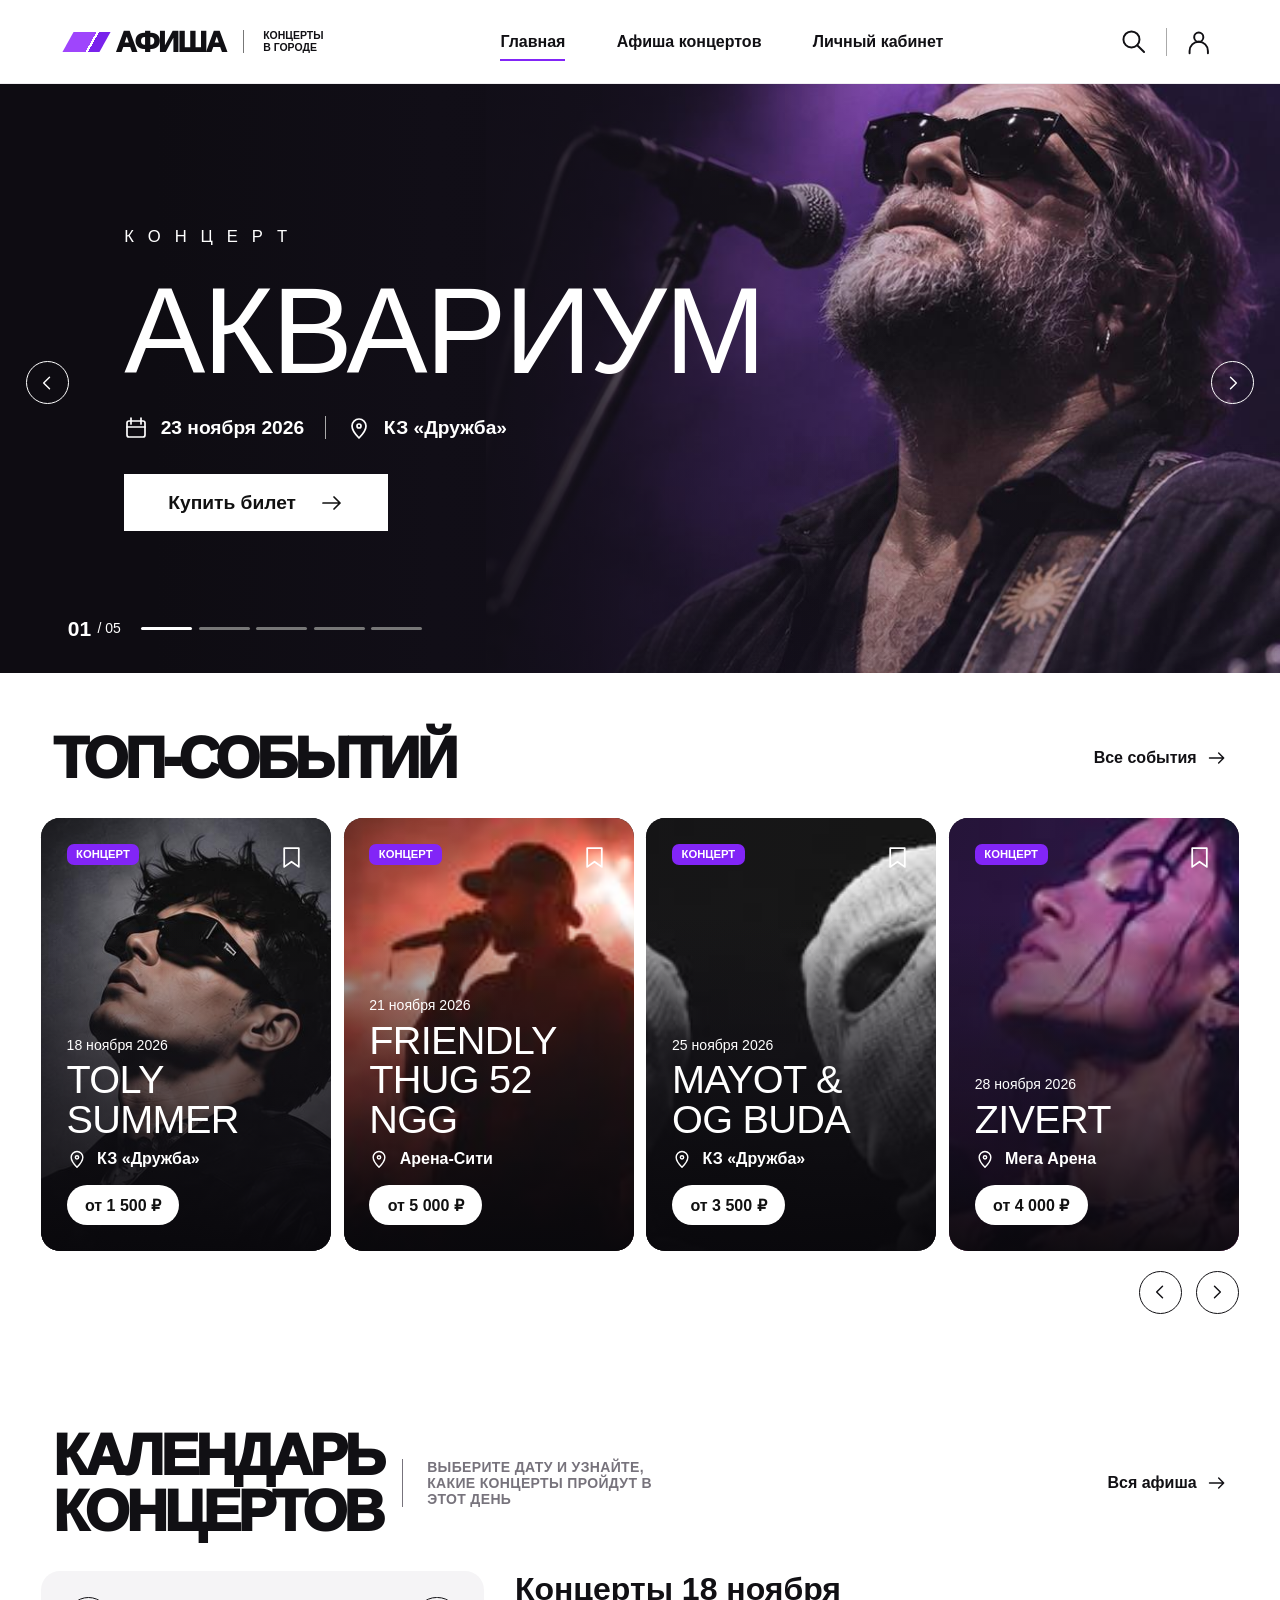
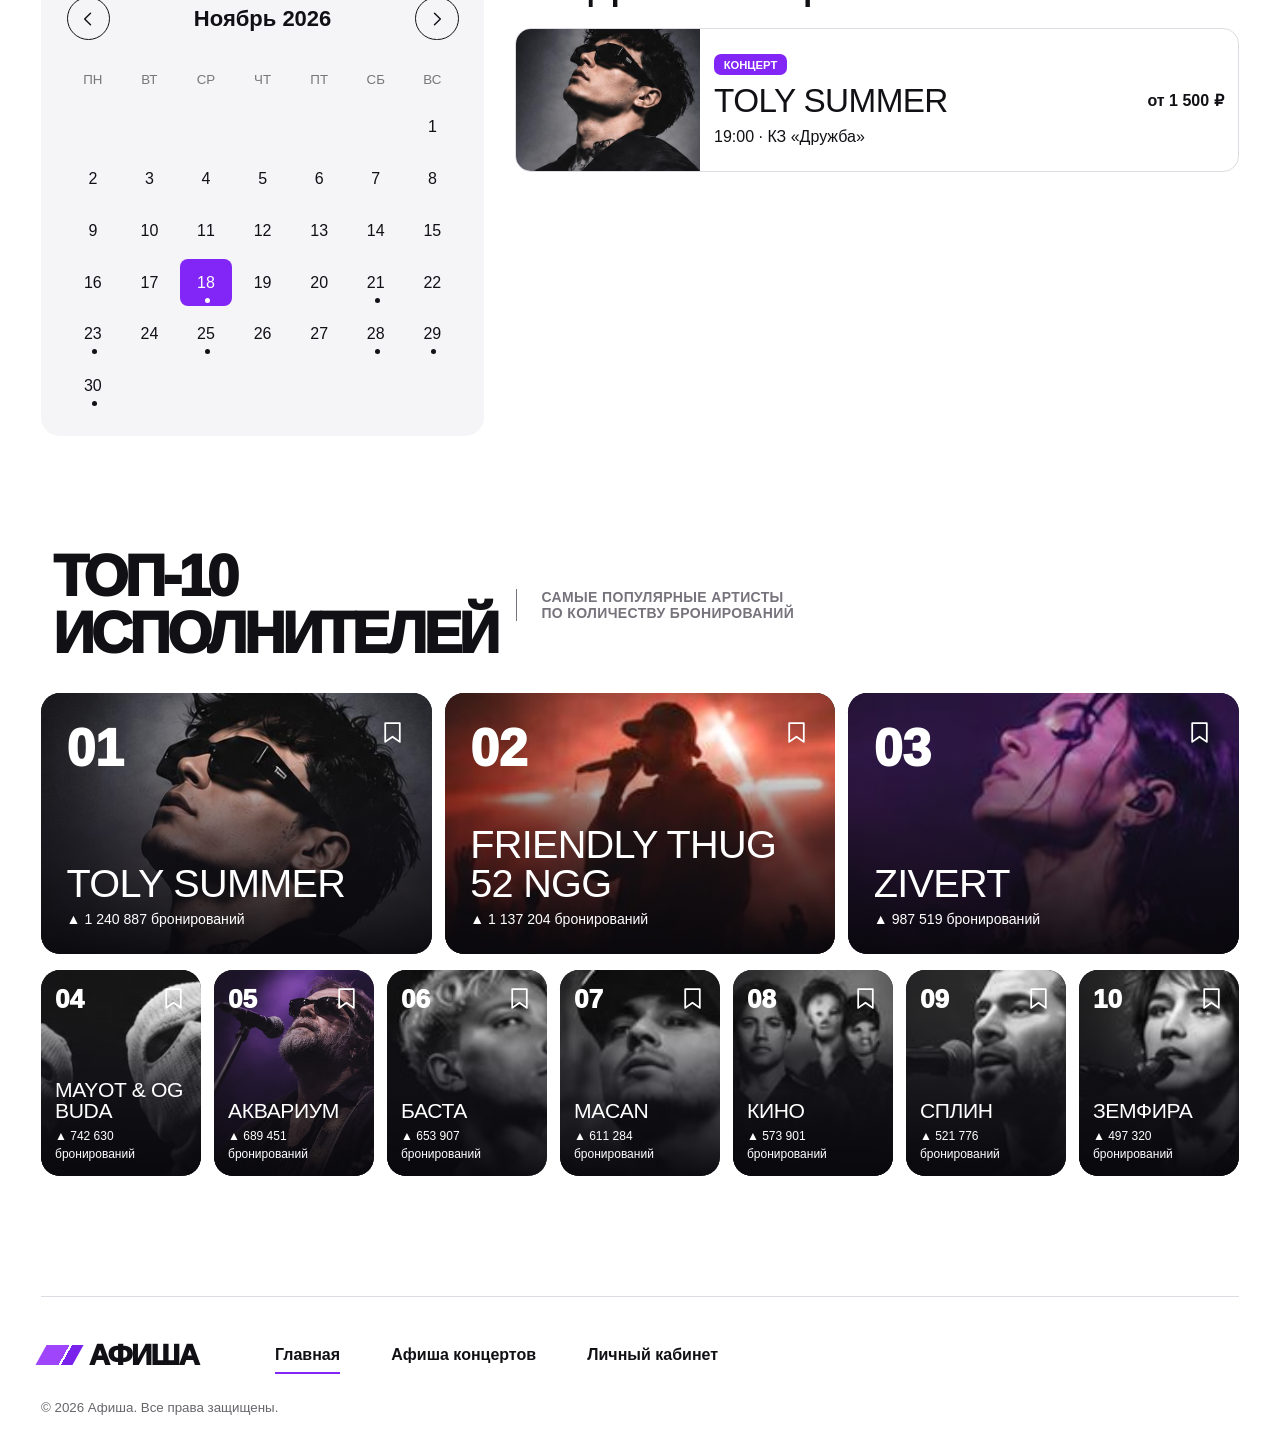
<file: УПАРАИК/index.html>
<!doctype html>
<html lang="ru">
<head>
  <meta charset="utf-8">
  <meta name="viewport" content="width=device-width, initial-scale=1">
  <title>Главная · Афиша</title>
  <link rel="stylesheet" href="style.css?v=3">
  <script src="data.js?v=3" defer></script>
  <script src="app.js?v=3" defer></script>
</head>
<body data-page="home">
  <header id="header"></header>
  <main id="main"></main>
  <footer id="footer"></footer>
  <dialog id="panel" aria-labelledby="panel-title"></dialog>
</body>
</html>
</file>
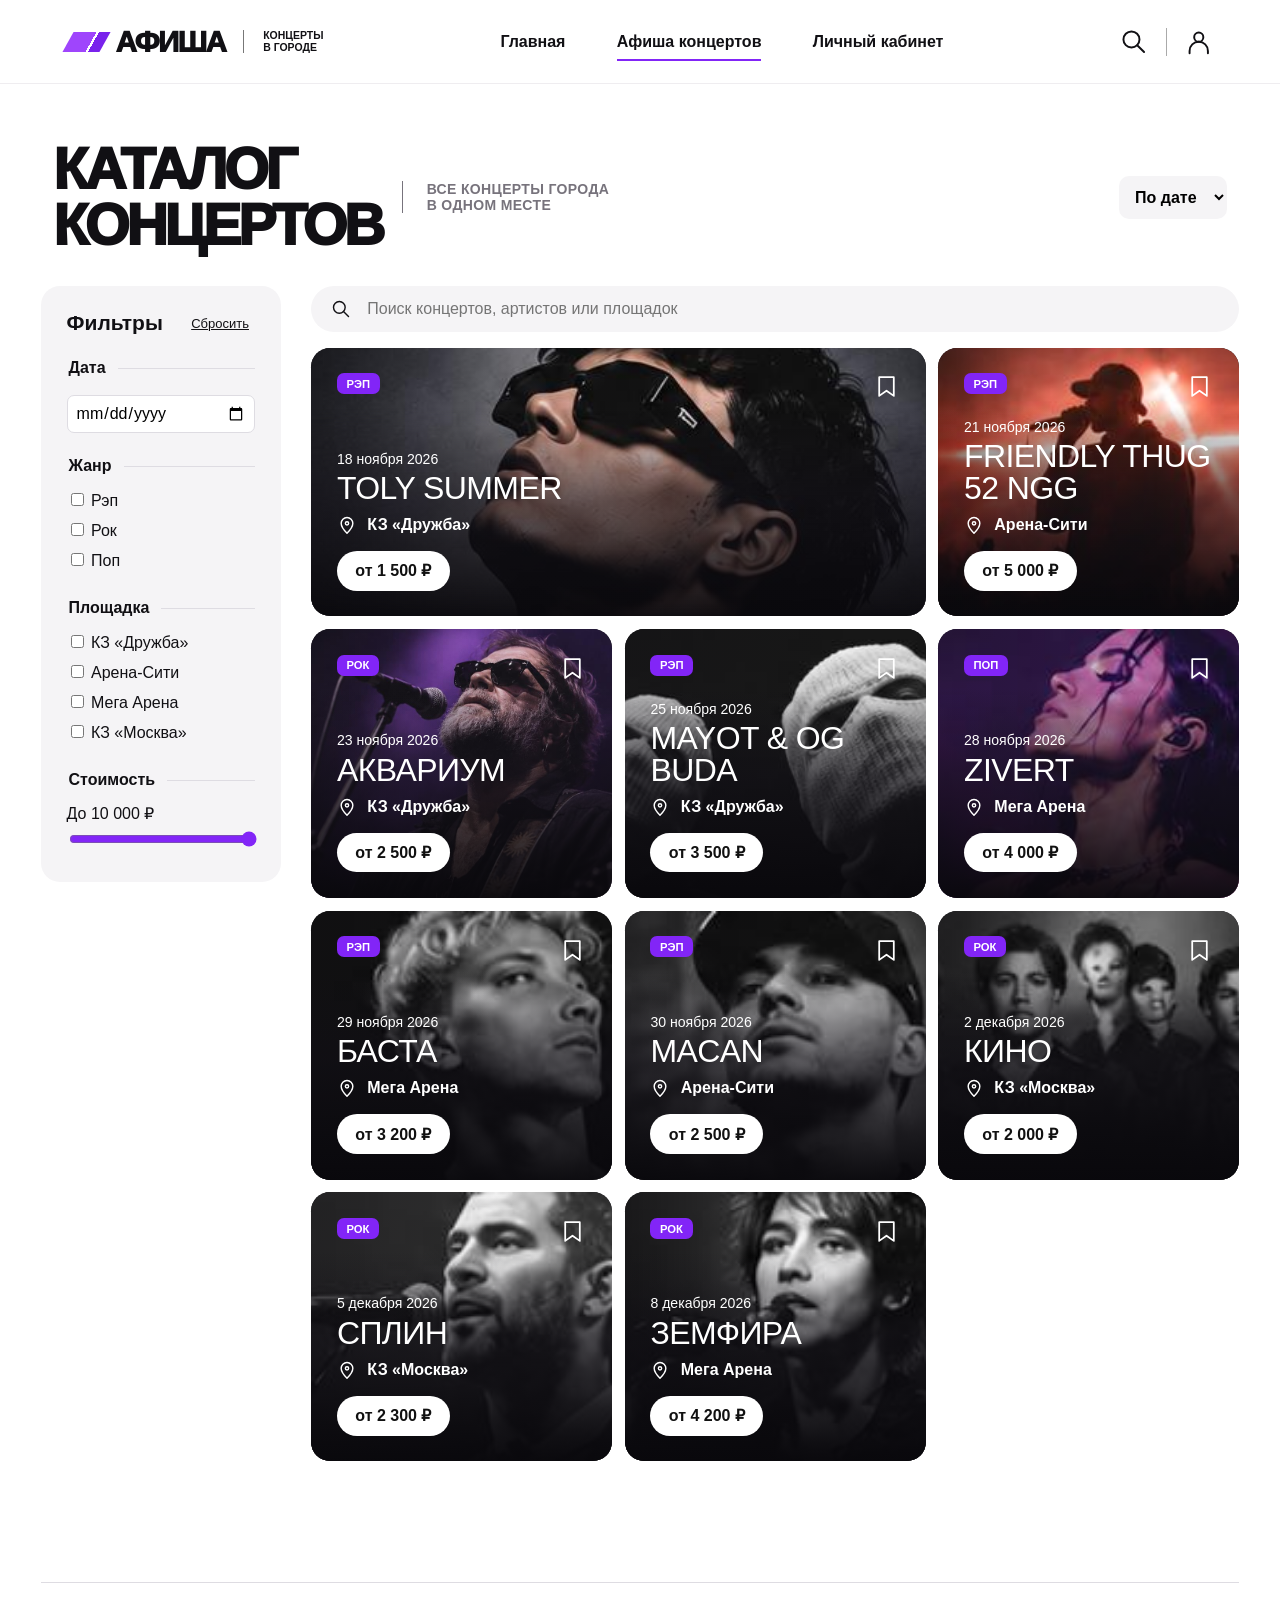
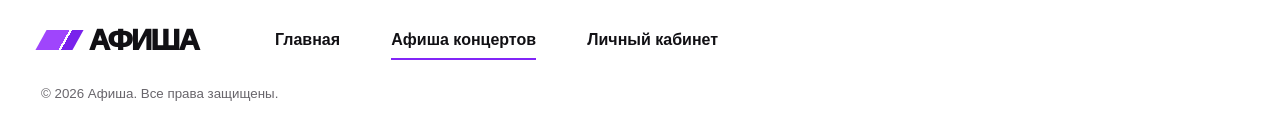
<file: УПАРАИК/concerts.html>
<!doctype html>
<html lang="ru">
<head>
  <meta charset="utf-8">
  <meta name="viewport" content="width=device-width, initial-scale=1">
  <title>Афиша концертов · Афиша</title>
  <link rel="stylesheet" href="style.css?v=3">
  <script src="data.js?v=3" defer></script>
  <script src="app.js?v=3" defer></script>
</head>
<body data-page="catalog">
  <header id="header"></header>
  <main id="main"></main>
  <footer id="footer"></footer>
  <dialog id="panel" aria-labelledby="panel-title"></dialog>
</body>
</html>
</file>
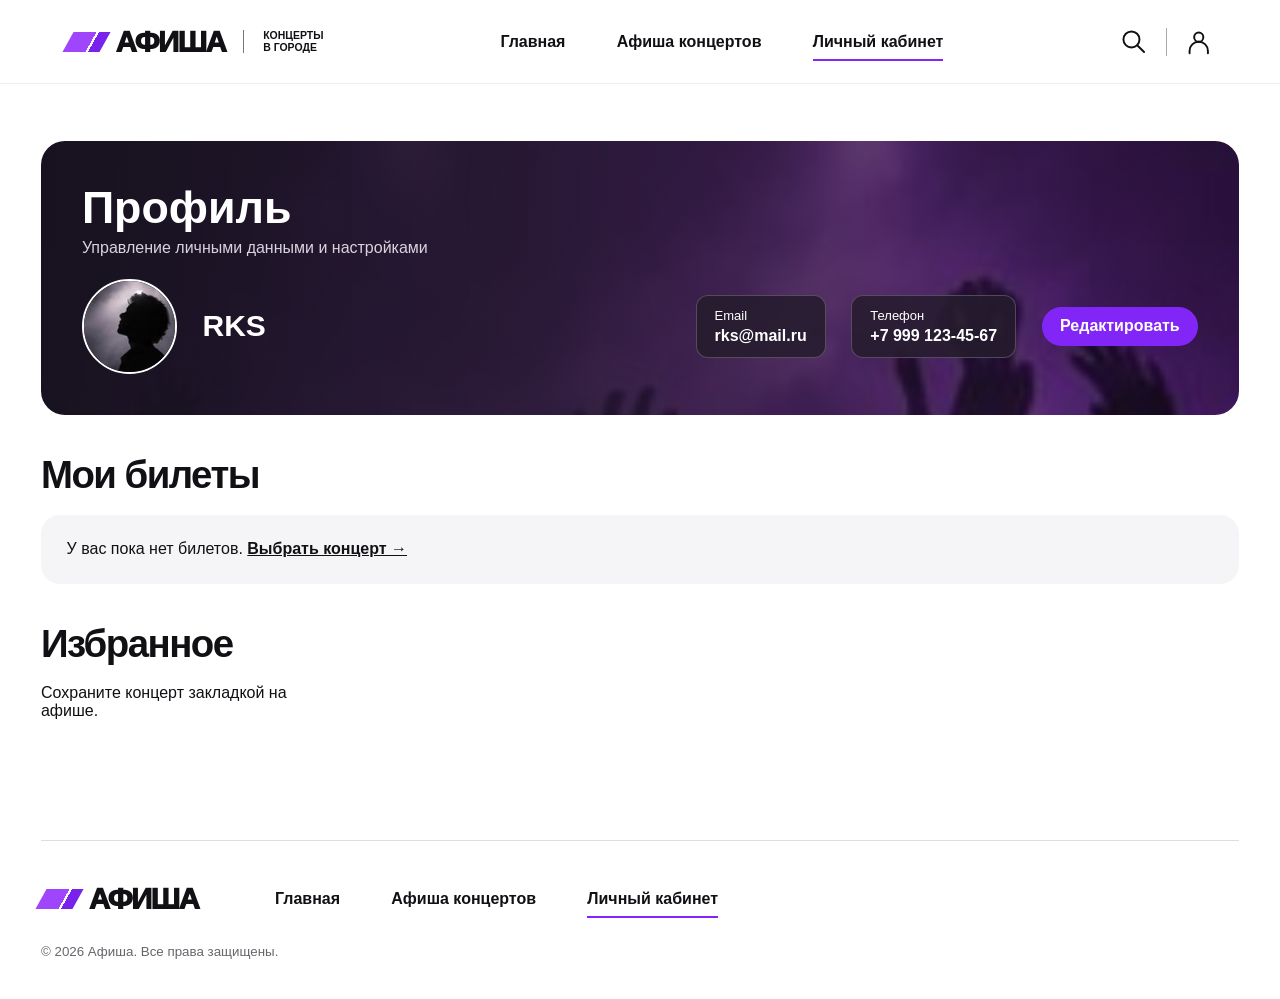
<file: УПАРАИК/profile.html>
<!doctype html>
<html lang="ru">
<head>
  <meta charset="utf-8">
  <meta name="viewport" content="width=device-width, initial-scale=1">
  <title>Личный кабинет · Афиша</title>
  <link rel="stylesheet" href="style.css?v=3">
  <script src="data.js?v=3" defer></script>
  <script src="app.js?v=3" defer></script>
</head>
<body data-page="profile">
  <header id="header"></header>
  <main id="main"></main>
  <footer id="footer"></footer>
  <dialog id="panel" aria-labelledby="panel-title"></dialog>
</body>
</html>
</file>
<file: УПАРАИК/style.css>
*{box-sizing:border-box}
:root{--ink:#111014;--accent:#8225f7;--line:#dedce2;--soft:#f5f4f6;font-family:Arial,"Segoe UI",sans-serif;color:var(--ink)}
body{margin:0}a,button{color:inherit}a{text-decoration:none}button,input,select{font:inherit}button{border:0;background:none;cursor:pointer}button:disabled{opacity:.45;cursor:default}button:focus-visible,a:focus-visible,input:focus-visible,select:focus-visible{outline:3px solid #ac6aff;outline-offset:3px}svg{width:1.25em;height:1.25em;vertical-align:middle;flex-shrink:0}img{display:block;object-fit:cover}h1,h2,h3,p{margin:0}button,a,input{touch-action:manipulation}
#header{display:flex;align-items:center;padding:0 5.3%;height:clamp(70px,6.6vw,110px);gap:1.4vw;border-bottom:1px solid #efedf0}.logo{font-size:clamp(23px,2.3vw,40px);font-weight:1000;letter-spacing:-.055em;display:inline-flex;align-items:center;gap:.37em}.logo i{width:1.25em;height:.68em;transform:skew(-29deg);background:linear-gradient(90deg,#9f45fc 0 62%,transparent 62% 69%,#7922ec 69%)}.slogan{border-left:1px solid #777;padding-left:1.5vw;font-size:clamp(10px,.82vw,15px);line-height:1.12;font-weight:600}nav,.tools{display:flex;align-items:center}nav{gap:clamp(16px,4vw,70px);font-weight:650}#header nav{margin:auto}nav a{position:relative;padding-block:.65em}nav a[aria-current=page]:after{content:"";position:absolute;bottom:0;left:0;right:0;height:2px;background:var(--accent)}.tools{gap:1.4vw;font-size:22px}.tools a+a{border-left:1px solid #aaa;padding-left:1.4vw}
.hero{position:relative;isolation:isolate;background:#100d16;color:white;min-height:400px;height:min(46vw,800px);display:flex;align-items:center;overflow:hidden}.hero-photo,.hero-shade{position:absolute;inset:0;z-index:-1}.hero-photo{left:auto;width:62%;height:100%;object-position:50% 39%}.hero-shade{background:linear-gradient(90deg,#0e0c12 12%,#110e17 34%,#100d16bb 47%,transparent 71%),linear-gradient(0deg,#160e2850,transparent 42%)}.hero-copy{margin:0 9.7%;max-width:73%}.hero-copy>span{font-size:clamp(13px,1.3vw,22px);letter-spacing:.28em}.hero h1,.card h3,.poster strong,.event-row strong{font-family:Impact,"Arial Narrow",sans-serif;font-weight:400;text-transform:uppercase;line-height:.99;letter-spacing:-.018em}.hero h1{font-size:clamp(65px,9.5vw,164px);margin:.2em 0}.hero-copy p,.hero-buy,.pill,.price,.circle,.card-info p,.heading a{display:inline-flex;align-items:center;gap:.65em}.hero-copy p{font-size:clamp(15px,1.5vw,25px);font-weight:650}.hero-copy p i{border-left:1px solid #aaa;height:1.2em;margin:0 .45em}.hero-buy{display:flex;width:fit-content;background:#fff;color:#111;padding:.85em 2.3em;margin-top:1.6em;font-weight:700;font-size:clamp(17px,1.5vw,25px);gap:1.25em}.circle{border:1.5px solid currentColor;border-radius:50%;width:2.7em;height:2.7em;align-items:center;justify-content:center;padding:0}.circle:hover{background:#8883}.hero>.circle{position:absolute;top:47%;color:white}.hero>[data-slide="-1"]{left:2%}.hero>[data-slide="1"]{right:2%}.progress{display:flex;align-items:center;gap:.45em;position:absolute;bottom:5.5%;left:5.3%;font-size:14px}.progress b{font-size:21px}.progress button{width:clamp(22px,4vw,65px);padding:8px 0;background:transparent}.progress button:before{content:"";display:block;height:3px;background:#777;border-radius:4px}.progress button.on:before{background:white}
.block{width:min(100%,1800px);padding:clamp(38px,4.4vw,80px) 3.2%;margin:auto}.heading,.between,.month,.buy-row{display:flex;align-items:center;justify-content:space-between;gap:20px}.heading{justify-content:flex-start;margin:0 1% 2.5vw}.heading h1,.heading h2{font-size:clamp(37px,4.5vw,84px);line-height:.98;letter-spacing:-.06em;text-transform:uppercase;font-weight:950}.heading p{max-width:280px;border-left:1px solid;padding:0 0 0 24px;color:#77737c;font-size:14px;letter-spacing:.025em;text-transform:uppercase;font-weight:650}.heading a,.heading select{margin-left:auto;font-weight:650}.grid,.rank-first,.rank-rest,.results{display:grid;gap:clamp(9px,1vw,20px)}.grid{grid-template-columns:repeat(4,minmax(0,1fr))}.card{position:relative;isolation:isolate;overflow:hidden;border-radius:clamp(12px,1.5vw,25px);background:#16131a;color:white;min-width:0;display:flex;flex-direction:column;justify-content:space-between;aspect-ratio:.67;padding:clamp(15px,2vw,34px)}.card>img,.shade,.poster>img{position:absolute;width:100%;height:100%;inset:0;z-index:-2}.card>img{transition:transform .35s;object-position:center 30%}.card:hover>img{transform:scale(1.035)}.shade{z-index:-1;background:linear-gradient(0deg,#09080cf5,#100e1599 44%,transparent 78%),linear-gradient(110deg,#12101644,transparent 55%)}.card-top{display:flex;justify-content:space-between;align-items:flex-start;gap:10px}.badge,.event-row small{display:inline-flex;background:var(--accent);padding:.4em .85em;color:white;border-radius:7px;font-size:clamp(11px,.88vw,15px);font-weight:bold;text-transform:uppercase}.mark{position:relative;z-index:2;color:white;padding:1px;font-size:20px}.mark[aria-pressed=true] svg{fill:var(--accent)}.card h3{font-size:clamp(27px,3.1vw,58px);margin:.17em 0;overflow-wrap:anywhere}.card h3 button{font:inherit;text-transform:inherit;letter-spacing:inherit;text-align:left;padding:0}.card h3 button:after{content:"";position:absolute;inset:0;z-index:1}.card-info small{font-size:clamp(12px,1.1vw,18px)}.card-info p{display:flex;font-weight:600;margin:.65em 0 1em}.price,.pill{background:white;border-radius:99px;color:#111;padding:.65em 1.15em;font-weight:700;width:fit-content}.carousel-nav{display:flex;justify-content:flex-end;gap:14px;margin-top:20px}.cal-layout,.catalog-layout{display:grid;gap:2.4vw;grid-template-columns:37% minmax(0,1fr)}.calendar-box,#filters,.empty{background:var(--soft);border-radius:19px;padding:clamp(18px,2vw,32px)}.month b{text-transform:capitalize;font-size:22px}.days{display:grid;grid-template-columns:repeat(7,minmax(0,1fr));text-align:center;gap:4px;margin-top:20px}.days small{color:#777;padding:12px 0}.days button{aspect-ratio:1.1;border-radius:8px;position:relative}.days .active{background:var(--accent);color:white}.has-show:after{content:"";width:5px;height:5px;border-radius:50%;position:absolute;bottom:8%;left:48%;background:currentColor}.cal-layout h3{margin:0 0 20px;font-size:clamp(23px,2.5vw,40px)}.event-row{display:flex;width:100%;align-items:center;text-align:left;gap:2%;border:1px solid var(--line);border-radius:16px;overflow:hidden;padding:0 2% 0 0}.event-row img{width:26%;aspect-ratio:1.3}.event-row strong{display:block;font-size:clamp(24px,2.6vw,44px);margin:.3em 0}.event-row b{margin-left:auto;white-space:nowrap}.rank-first{grid-template-columns:repeat(3,1fr)}.rank-rest{grid-template-columns:repeat(7,minmax(0,1fr));margin-top:1.3vw}.rank-card{aspect-ratio:1.5}.rank-card .card-top strong{font-size:clamp(24px,4vw,66px);font-weight:950}.rank-rest .card{aspect-ratio:.78;padding:1.1vw}.rank-rest h3{font-size:clamp(17px,1.65vw,30px)}.rank-rest small{font-size:12px}.rank-rest .card-top strong{font-size:26px}
.catalog-layout{grid-template-columns:minmax(200px,20%) minmax(0,1fr)}.catalog .heading select{border:0;background:var(--soft);padding:12px;border-radius:10px}#filters{align-self:start}.between h2{font-size:21px}.between button{text-decoration:underline;font-size:13px}fieldset{margin:24px 0 0;padding:10px 0 0;border:0;border-top:1px solid var(--line)}legend{font-weight:750;padding-right:12px}fieldset label{display:block;padding:5px 0}input{accent-color:var(--accent)}input[type=date],input[type=range]{width:100%;margin-top:8px}input[type=date]{border:1px solid var(--line);padding:8px;border-radius:7px}.search{display:flex;align-items:center;gap:14px;background:var(--soft);border-radius:35px;padding:13px 20px;margin-bottom:16px}.search input{width:100%;border:0;background:transparent}.results{grid-template-columns:repeat(3,minmax(0,1fr));grid-auto-flow:dense}.results .card{aspect-ratio:auto;min-height:clamp(245px,21vw,370px)}.results .card:first-child{grid-column:span 2}.results .card:first-child img{object-position:50% 33%}.results .card h3{font-size:clamp(24px,2.5vw,46px)}
.profile h2{font-size:clamp(28px,3vw,48px);margin:38px 0 18px;letter-spacing:-.04em}.profile-banner,.ticket{color:white;border-radius:24px;background:#1c1426}.profile-banner{padding:3.2vw;background:linear-gradient(90deg,#17121ff7,#22172ce6 42%,#26123266),url(assets/crowd.jpg) center 35%/cover no-repeat}.profile-banner h1{font-size:clamp(34px,3.5vw,60px)}.profile-banner>p{margin:6px 0 22px;color:#d9d3df}.identity,.ticket{display:flex;align-items:center;gap:2vw}.identity img{border-radius:50%;height:95px;width:95px;border:2px solid white}.identity strong{font-size:30px;margin-right:auto}.identity span{background:#251c2ddd;border:1px solid #ffffff35;padding:12px 18px;border-radius:12px;font-size:13px}.identity b{display:block;margin-top:4px;font-size:16px}.ticket{margin:12px 0;padding:16px 2vw 16px 16px}.ticket img{width:16%;aspect-ratio:1.8;border-radius:12px}.ticket h3{font-size:26px;margin-bottom:10px}.ticket .pill{margin-left:auto}.empty a{font-weight:bold;text-decoration:underline}.pill{background:var(--accent);color:white;justify-content:center}
#footer{margin:5vw 3.2% 0;padding:3vw 0;border-top:1px solid var(--line)}#footer>div{display:flex;align-items:center;gap:6vw;margin-bottom:24px}#footer small{color:#68656b}
dialog{padding:0;border:1px solid #51495b;border-radius:22px;width:min(94vw,1050px);max-width:96vw;max-height:90dvh;background:#19171e;color:white}dialog.wide{width:min(96vw,1400px)}dialog::backdrop{background:#171320ad;backdrop-filter:blur(7px)}body:has(dialog[open]){overflow:hidden}.sheet{position:relative;display:flex}.sheet>.circle{position:absolute;right:12px;top:12px;z-index:5;border:0;background:#17131ac9}.sheet-body{flex:1;min-width:0;padding:clamp(25px,3.3vw,52px)}.sheet-body h2{font-size:clamp(26px,2.8vw,46px);padding-right:20px;letter-spacing:-.035em}.sheet-body h3{margin:22px 0 8px}.sheet-body p,.sheet-body dt{color:#ccc5d2;line-height:1.5;margin:12px 0}.sheet-body hr,dl,.buy-row{border:0;border-top:1px solid #ffffff26}.poster{width:35%;position:relative;isolation:isolate;min-height:360px;display:flex;align-items:flex-end;padding:2vw}.poster:before{content:"";position:absolute;inset:0;background:linear-gradient(0deg,#100b18,transparent);z-index:-1}.poster strong{display:block;font-size:clamp(32px,3.6vw,62px);margin-top:12px}.buy-row,dl{padding-top:20px;margin-top:25px}.buy-row b{font-size:25px}dl{display:flex;gap:20px;flex-wrap:wrap}dd{margin:0;font-weight:bold}.wide .poster{width:20%}.seat-layout{display:grid;grid-template-columns:1.8fr 1fr;gap:12px;margin-top:24px}.hall,.seat-layout aside{border:1px solid #494150;border-radius:16px;padding:14px;min-width:0}.stage{text-align:center;background:radial-gradient(ellipse at bottom,#643ca4,#251d31 78%);border-bottom:2px solid #9957d0;border-radius:0 0 50% 50%;padding:15px;margin:0 8% 20px;font-weight:bold}.seat-line{display:grid;grid-template-columns:16px repeat(16,minmax(0,1fr));gap:3px;margin:5px 0;align-items:center}.seat{padding:0;background:#b7a1d4;border-radius:4px;aspect-ratio:1}.seat:disabled{background:#4b4553}.seat[aria-pressed=true]{background:#a23cff;outline:1px solid white}.seat-layout .pill{margin-top:18px}.legend{font-size:12px}.legend em{color:#be86ff}.sheet-body label{display:block;margin:16px 0}.sheet-body label input{display:block;width:100%;padding:12px;margin-top:6px;border-radius:8px;border:0}
@media(max-width:900px){.slogan{display:none}.rank-rest{grid-template-columns:repeat(4,minmax(0,1fr))}.rank-rest .card{padding:14px}.card-info p{font-size:14px}.seat-layout{grid-template-columns:1fr}.wide .poster{width:23%}.identity{flex-wrap:wrap}.heading p{display:none}.catalog-layout{grid-template-columns:190px minmax(0,1fr)}.results{grid-template-columns:repeat(2,minmax(0,1fr))}}
@media(max-width:650px){#header{height:auto;flex-wrap:wrap;padding:13px 5% 4px;gap:8px}.tools{margin-left:auto}.tools a{padding:4px 9px}#header nav{order:3;width:100%;justify-content:space-between;font-size:14px}.hero{height:108vw;min-height:390px;max-height:520px}.hero-photo{width:100%;object-position:center 30%}.hero-shade{background:linear-gradient(0deg,#0a0712 0%,#110b18a3 49%,#0001 92%)}.hero-copy{align-self:flex-end;margin:0 6% 62px;max-width:90%}.hero h1{font-size:clamp(48px,13vw,78px)}.hero-copy p{flex-wrap:wrap;gap:.4em;font-size:14px}.hero-buy{margin-top:16px}.hero>.circle{top:16%;width:33px;height:33px}.progress{bottom:20px}.heading{margin-bottom:22px;flex-wrap:wrap;gap:10px}.heading a{font-size:14px}.grid,.rank-first,.rank-rest{grid-template-columns:repeat(2,minmax(0,1fr))}.card{padding:12px;aspect-ratio:.62}.card h3{font-size:clamp(22px,6vw,32px)}.card-info p{font-size:13px;margin:6px 0}.price{padding:6px 10px;font-size:13px}.rank-first .card:first-child{grid-column:span 2}.rank-first .card,.rank-rest .card{aspect-ratio:1.15}.cal-layout,.catalog-layout{grid-template-columns:1fr;gap:16px}.days button{aspect-ratio:1.6}.calendar-box{padding:16px}.catalog fieldset{display:inline-block;vertical-align:top;width:48%;margin-top:14px}.catalog #filters{padding:16px}.results .card{min-height:235px}.profile-banner{padding:22px}.identity img{width:65px;height:65px}.identity span{padding:9px}.identity strong{flex-basis:50%}.ticket{flex-wrap:wrap;padding:15px}.ticket img{width:27%}.ticket p{font-size:13px}.ticket .pill{margin:0}.sheet{display:block}.poster,.wide .poster{width:100%;min-height:140px;height:150px;padding:18px}.poster>img{object-position:center 31%}.wide .poster{display:none}.sheet-body{padding:25px 16px}.sheet-body dl{gap:12px}.buy-row{flex-wrap:wrap}.seat-layout{gap:8px}.hall{padding:8px}.seat-line{gap:2px}.event-row b{font-size:12px}.event-row span{font-size:13px}#footer>div{align-items:flex-start;flex-direction:column}#footer nav{font-size:13px;gap:12px}}
</file>
